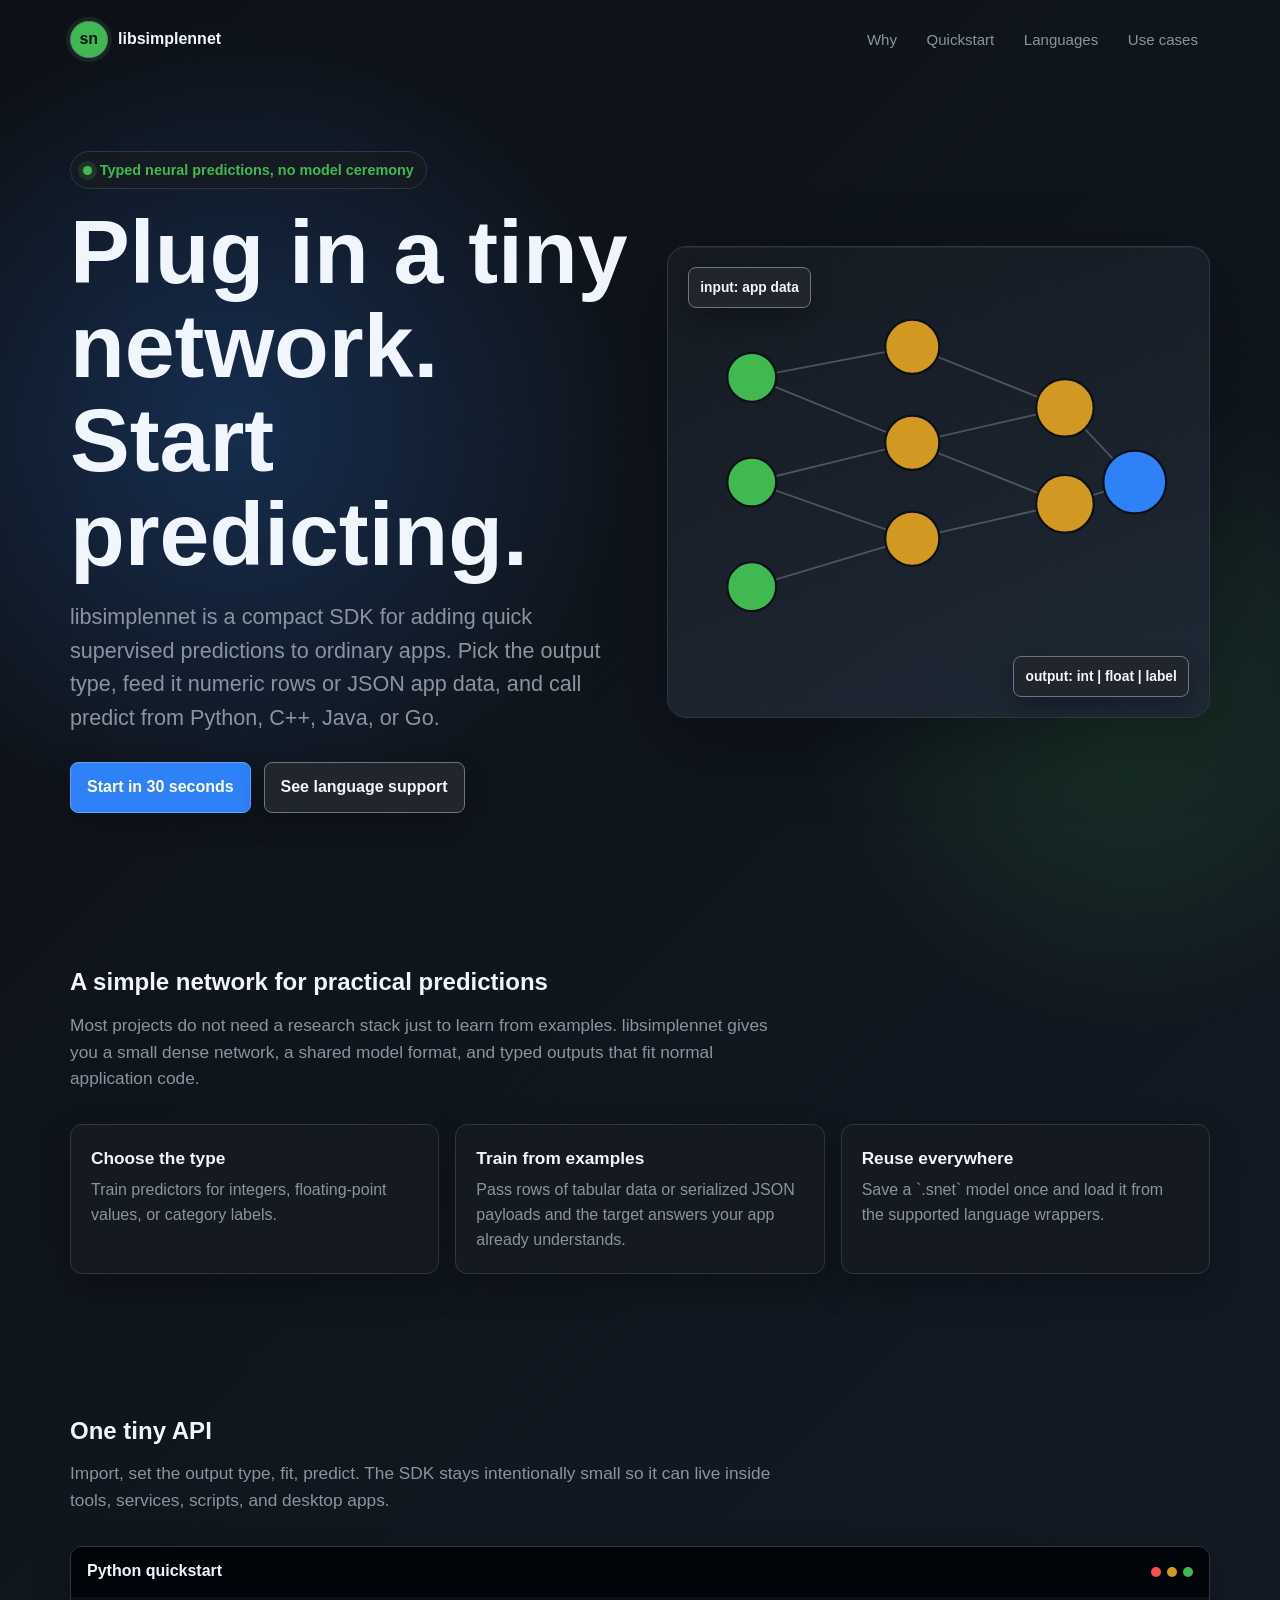
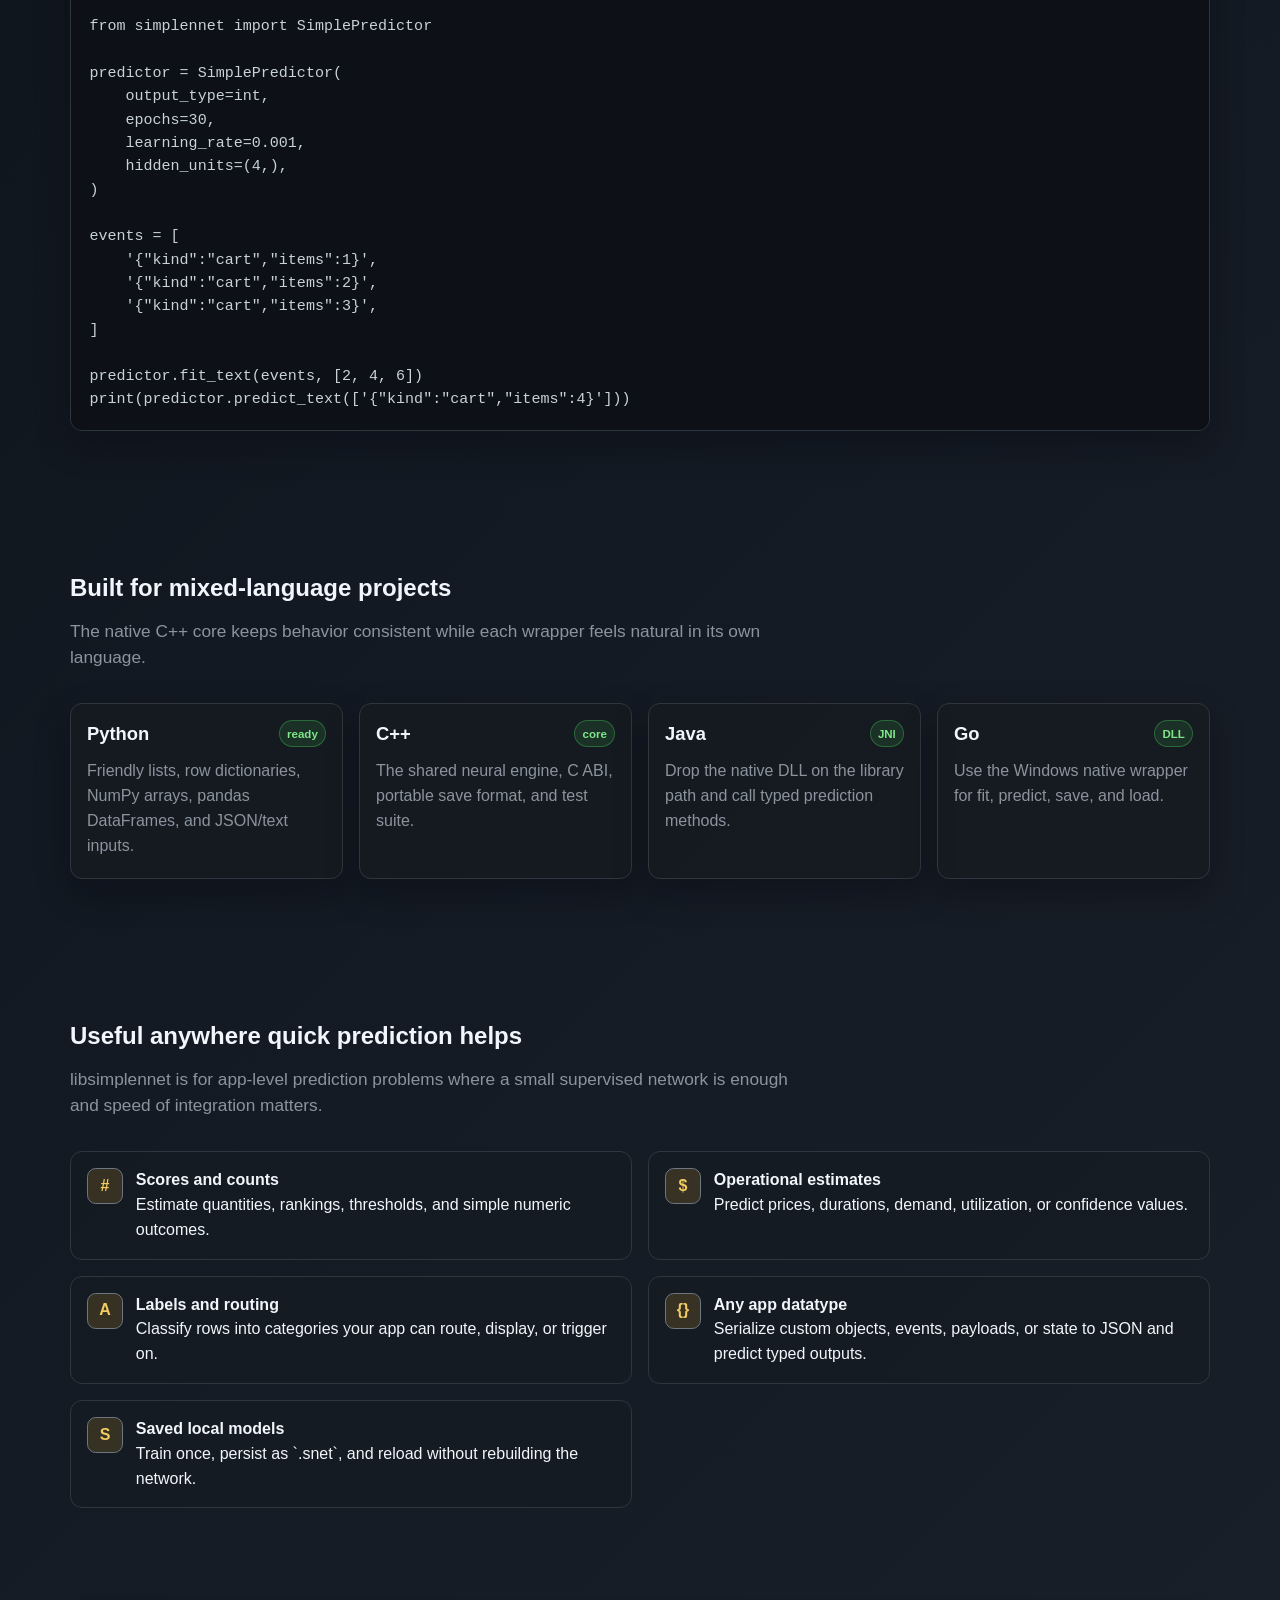
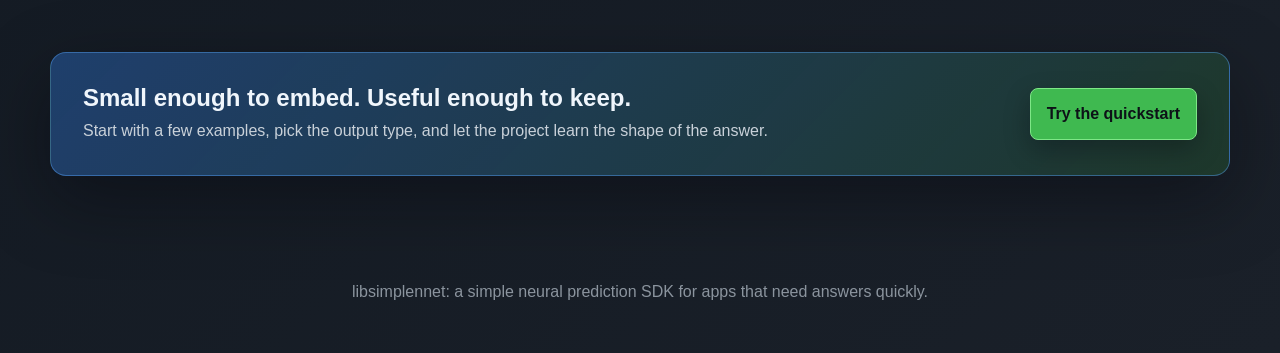
<file: docs/index.html>
<!doctype html>
<html lang="en">
  <head>
    <meta charset="utf-8">
    <meta name="viewport" content="width=device-width, initial-scale=1">
    <title>libsimplennet | quick neural predictions for any project</title>
    <meta
      name="description"
      content="libsimplennet is a small multi-language neural-network SDK for quick predictions in Python, C++, Java, and Go."
    >
    <link rel="stylesheet" href="styles.css">
  </head>
  <body>
    <div class="site-shell">
      <nav class="nav" aria-label="Primary">
        <div class="brand">
          <span class="brand-mark">sn</span>
          <span>libsimplennet</span>
        </div>
        <div class="nav-links">
          <a href="#why">Why</a>
          <a href="#quickstart">Quickstart</a>
          <a href="#languages">Languages</a>
          <a href="#use-cases">Use cases</a>
        </div>
      </nav>

      <main>
        <header class="hero">
          <div>
            <span class="eyebrow"><span class="pulse"></span> Typed neural predictions, no model ceremony</span>
            <h1>Plug in a tiny network. Start predicting.</h1>
            <p class="hero-copy">
              libsimplennet is a compact SDK for adding quick supervised predictions to ordinary apps.
              Pick the output type, feed it numeric rows or JSON app data, and call predict from Python, C++, Java, or Go.
            </p>
            <div class="hero-actions">
              <a class="button primary" href="#quickstart">Start in 30 seconds</a>
              <a class="button" href="#languages">See language support</a>
            </div>
          </div>

          <div class="network-stage" aria-label="Neural network diagram">
            <span class="floating-label one">input: app data</span>
            <span class="floating-label two">output: int | float | label</span>
            <svg viewBox="0 0 620 500" role="img" aria-labelledby="network-title">
              <title id="network-title">A simple neural network connecting input data to typed predictions</title>
              <line class="network-line" x1="96" y1="130" x2="280" y2="95"></line>
              <line class="network-line" x1="96" y1="130" x2="280" y2="205"></line>
              <line class="network-line" x1="96" y1="250" x2="280" y2="205"></line>
              <line class="network-line" x1="96" y1="250" x2="280" y2="315"></line>
              <line class="network-line" x1="96" y1="370" x2="280" y2="315"></line>
              <line class="network-line" x1="280" y1="95" x2="455" y2="165"></line>
              <line class="network-line" x1="280" y1="205" x2="455" y2="165"></line>
              <line class="network-line" x1="280" y1="205" x2="455" y2="275"></line>
              <line class="network-line" x1="280" y1="315" x2="455" y2="275"></line>
              <line class="network-line" x1="455" y1="165" x2="535" y2="250"></line>
              <line class="network-line" x1="455" y1="275" x2="535" y2="250"></line>
              <circle class="node input" cx="96" cy="130" r="28"></circle>
              <circle class="node input" cx="96" cy="250" r="28"></circle>
              <circle class="node input" cx="96" cy="370" r="28"></circle>
              <circle class="node hidden" cx="280" cy="95" r="31"></circle>
              <circle class="node hidden" cx="280" cy="205" r="31"></circle>
              <circle class="node hidden" cx="280" cy="315" r="31"></circle>
              <circle class="node hidden" cx="455" cy="165" r="33"></circle>
              <circle class="node hidden" cx="455" cy="275" r="33"></circle>
              <circle class="node output" cx="535" cy="250" r="36"></circle>
            </svg>
          </div>
        </header>

        <section id="why">
          <div class="section-head">
            <h2>A simple network for practical predictions</h2>
            <p>
              Most projects do not need a research stack just to learn from examples.
              libsimplennet gives you a small dense network, a shared model format, and typed outputs that fit normal application code.
            </p>
          </div>
          <div class="grid three">
            <article class="tile">
              <strong>Choose the type</strong>
              <p>Train predictors for integers, floating-point values, or category labels.</p>
            </article>
            <article class="tile">
              <strong>Train from examples</strong>
              <p>Pass rows of tabular data or serialized JSON payloads and the target answers your app already understands.</p>
            </article>
            <article class="tile">
              <strong>Reuse everywhere</strong>
              <p>Save a `.snet` model once and load it from the supported language wrappers.</p>
            </article>
          </div>
        </section>

        <section id="quickstart">
          <div class="section-head">
            <h2>One tiny API</h2>
            <p>Import, set the output type, fit, predict. The SDK stays intentionally small so it can live inside tools, services, scripts, and desktop apps.</p>
          </div>
          <div class="code-panel">
            <div class="code-bar">
              <span>Python quickstart</span>
              <span class="code-dots" aria-hidden="true"><span></span><span></span><span></span></span>
            </div>
            <pre><code>from simplennet import SimplePredictor

predictor = SimplePredictor(
    output_type=int,
    epochs=30,
    learning_rate=0.001,
    hidden_units=(4,),
)

events = [
    '{"kind":"cart","items":1}',
    '{"kind":"cart","items":2}',
    '{"kind":"cart","items":3}',
]

predictor.fit_text(events, [2, 4, 6])
print(predictor.predict_text(['{"kind":"cart","items":4}']))</code></pre>
          </div>
        </section>

        <section id="languages">
          <div class="section-head">
            <h2>Built for mixed-language projects</h2>
            <p>The native C++ core keeps behavior consistent while each wrapper feels natural in its own language.</p>
          </div>
          <div class="grid four">
            <article class="language-card">
              <h3>Python <span class="tag">ready</span></h3>
              <p>Friendly lists, row dictionaries, NumPy arrays, pandas DataFrames, and JSON/text inputs.</p>
            </article>
            <article class="language-card">
              <h3>C++ <span class="tag">core</span></h3>
              <p>The shared neural engine, C ABI, portable save format, and test suite.</p>
            </article>
            <article class="language-card">
              <h3>Java <span class="tag">JNI</span></h3>
              <p>Drop the native DLL on the library path and call typed prediction methods.</p>
            </article>
            <article class="language-card">
              <h3>Go <span class="tag">DLL</span></h3>
              <p>Use the Windows native wrapper for fit, predict, save, and load.</p>
            </article>
          </div>
        </section>

        <section id="use-cases">
          <div class="section-head">
            <h2>Useful anywhere quick prediction helps</h2>
            <p>libsimplennet is for app-level prediction problems where a small supervised network is enough and speed of integration matters.</p>
          </div>
          <div class="use-cases">
            <div class="use-case"><span class="icon">#</span><div><strong>Scores and counts</strong><br>Estimate quantities, rankings, thresholds, and simple numeric outcomes.</div></div>
            <div class="use-case"><span class="icon">$</span><div><strong>Operational estimates</strong><br>Predict prices, durations, demand, utilization, or confidence values.</div></div>
            <div class="use-case"><span class="icon">A</span><div><strong>Labels and routing</strong><br>Classify rows into categories your app can route, display, or trigger on.</div></div>
            <div class="use-case"><span class="icon">{}</span><div><strong>Any app datatype</strong><br>Serialize custom objects, events, payloads, or state to JSON and predict typed outputs.</div></div>
            <div class="use-case"><span class="icon">S</span><div><strong>Saved local models</strong><br>Train once, persist as `.snet`, and reload without rebuilding the network.</div></div>
          </div>
        </section>

        <section class="cta" aria-label="Call to action">
          <div>
            <h2>Small enough to embed. Useful enough to keep.</h2>
            <p>Start with a few examples, pick the output type, and let the project learn the shape of the answer.</p>
          </div>
          <a class="button" href="#quickstart">Try the quickstart</a>
        </section>
      </main>

      <footer>
        libsimplennet: a simple neural prediction SDK for apps that need answers quickly.
      </footer>
    </div>
  </body>
</html>
</file>
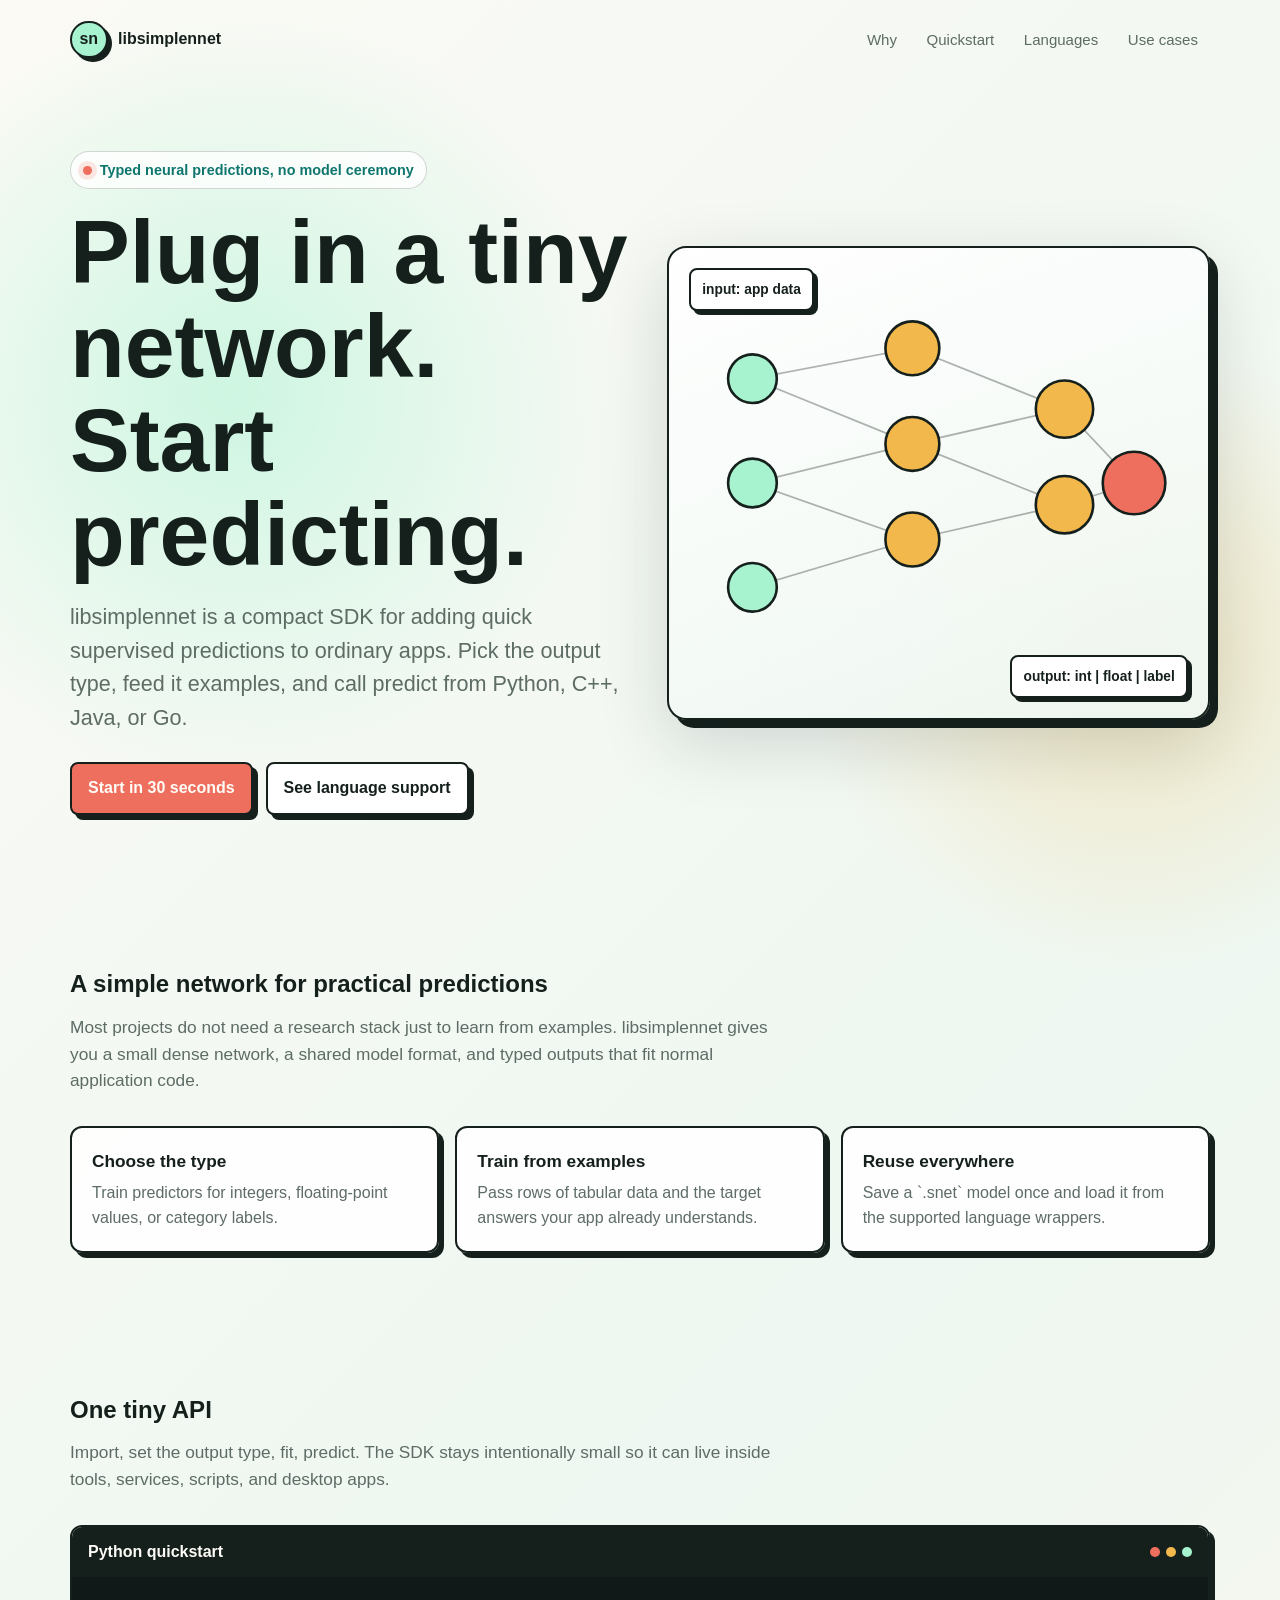
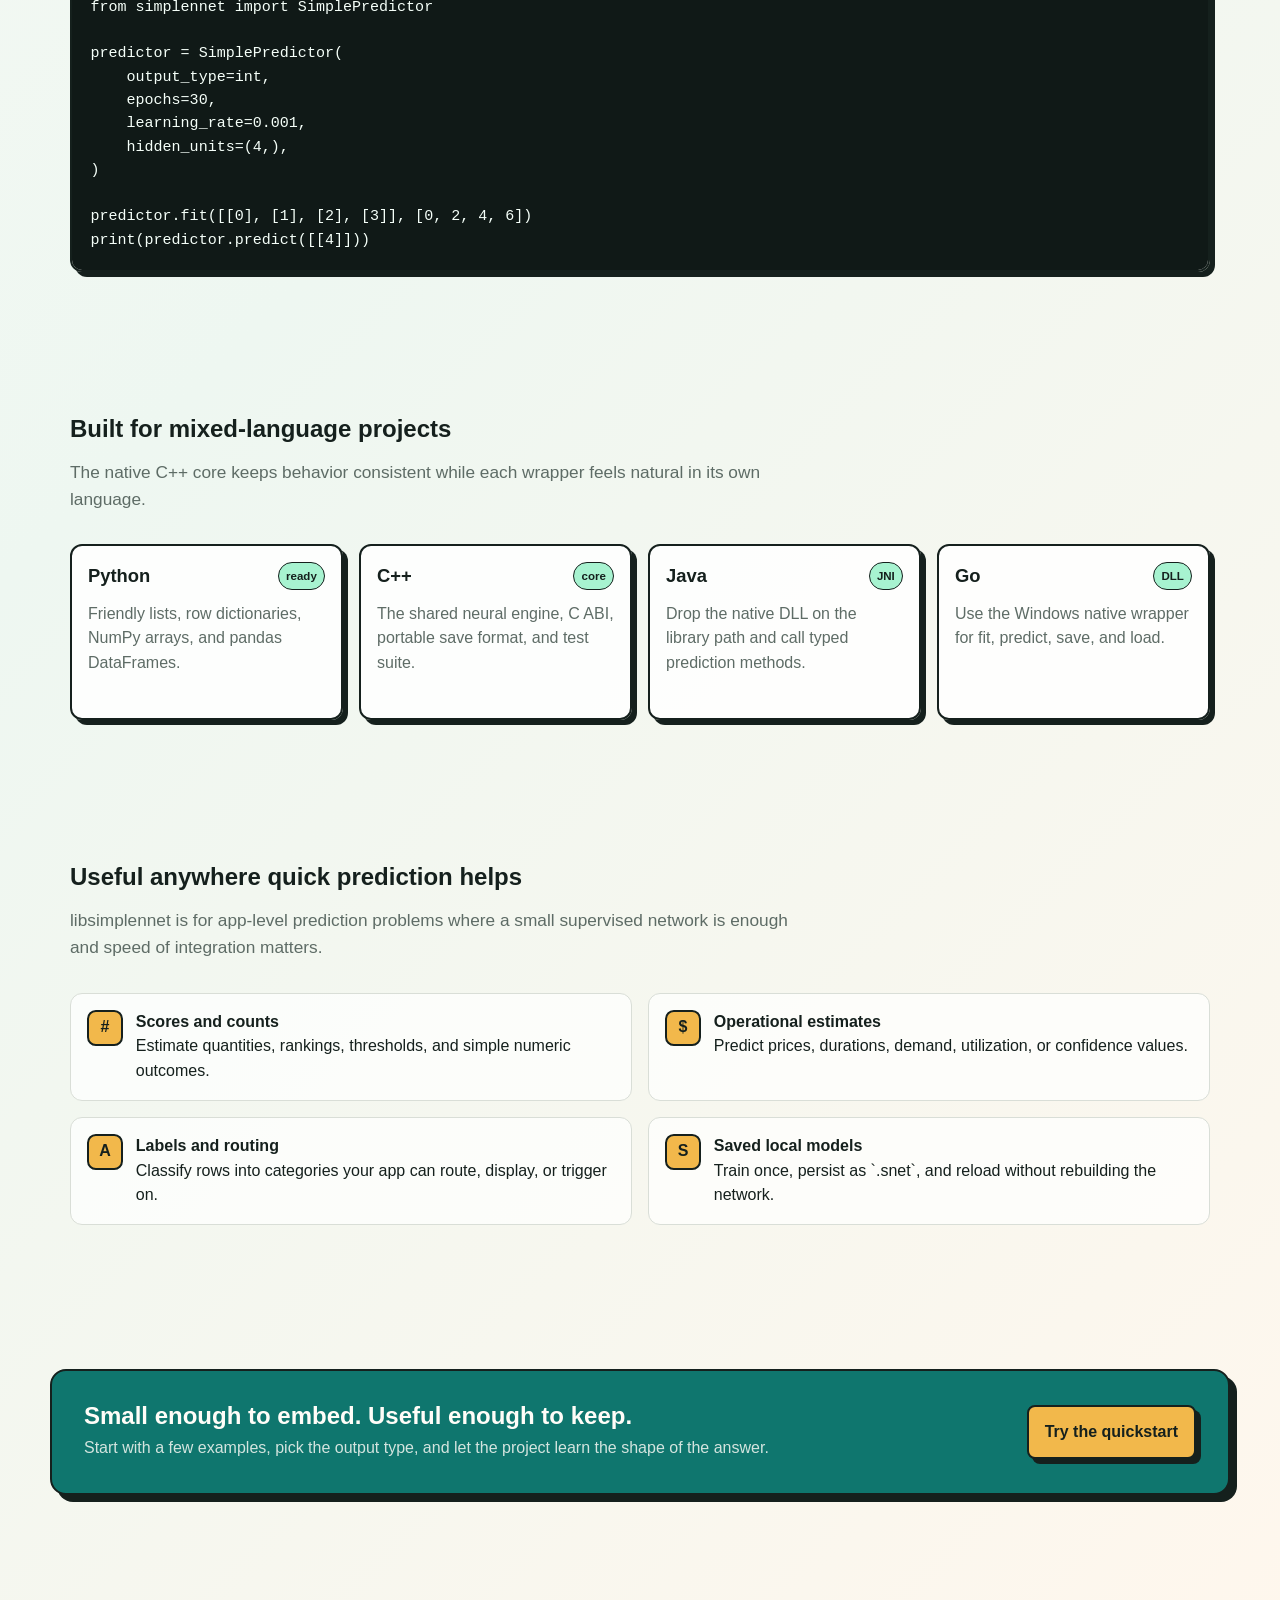
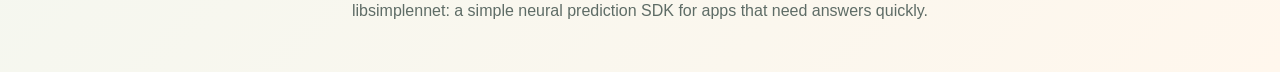
<file: docs/website/index.html>
<!doctype html>
<html lang="en">
  <head>
    <meta charset="utf-8">
    <meta name="viewport" content="width=device-width, initial-scale=1">
    <title>libsimplennet | quick neural predictions for any project</title>
    <meta
      name="description"
      content="libsimplennet is a small multi-language neural-network SDK for quick predictions in Python, C++, Java, and Go."
    >
    <link rel="stylesheet" href="styles.css">
  </head>
  <body>
    <div class="site-shell">
      <nav class="nav" aria-label="Primary">
        <div class="brand">
          <span class="brand-mark">sn</span>
          <span>libsimplennet</span>
        </div>
        <div class="nav-links">
          <a href="#why">Why</a>
          <a href="#quickstart">Quickstart</a>
          <a href="#languages">Languages</a>
          <a href="#use-cases">Use cases</a>
        </div>
      </nav>

      <main>
        <header class="hero">
          <div>
            <span class="eyebrow"><span class="pulse"></span> Typed neural predictions, no model ceremony</span>
            <h1>Plug in a tiny network. Start predicting.</h1>
            <p class="hero-copy">
              libsimplennet is a compact SDK for adding quick supervised predictions to ordinary apps.
              Pick the output type, feed it examples, and call predict from Python, C++, Java, or Go.
            </p>
            <div class="hero-actions">
              <a class="button primary" href="#quickstart">Start in 30 seconds</a>
              <a class="button" href="#languages">See language support</a>
            </div>
          </div>

          <div class="network-stage" aria-label="Neural network diagram">
            <span class="floating-label one">input: app data</span>
            <span class="floating-label two">output: int | float | label</span>
            <svg viewBox="0 0 620 500" role="img" aria-labelledby="network-title">
              <title id="network-title">A simple neural network connecting input data to typed predictions</title>
              <line class="network-line" x1="96" y1="130" x2="280" y2="95"></line>
              <line class="network-line" x1="96" y1="130" x2="280" y2="205"></line>
              <line class="network-line" x1="96" y1="250" x2="280" y2="205"></line>
              <line class="network-line" x1="96" y1="250" x2="280" y2="315"></line>
              <line class="network-line" x1="96" y1="370" x2="280" y2="315"></line>
              <line class="network-line" x1="280" y1="95" x2="455" y2="165"></line>
              <line class="network-line" x1="280" y1="205" x2="455" y2="165"></line>
              <line class="network-line" x1="280" y1="205" x2="455" y2="275"></line>
              <line class="network-line" x1="280" y1="315" x2="455" y2="275"></line>
              <line class="network-line" x1="455" y1="165" x2="535" y2="250"></line>
              <line class="network-line" x1="455" y1="275" x2="535" y2="250"></line>
              <circle class="node input" cx="96" cy="130" r="28"></circle>
              <circle class="node input" cx="96" cy="250" r="28"></circle>
              <circle class="node input" cx="96" cy="370" r="28"></circle>
              <circle class="node hidden" cx="280" cy="95" r="31"></circle>
              <circle class="node hidden" cx="280" cy="205" r="31"></circle>
              <circle class="node hidden" cx="280" cy="315" r="31"></circle>
              <circle class="node hidden" cx="455" cy="165" r="33"></circle>
              <circle class="node hidden" cx="455" cy="275" r="33"></circle>
              <circle class="node output" cx="535" cy="250" r="36"></circle>
            </svg>
          </div>
        </header>

        <section id="why">
          <div class="section-head">
            <h2>A simple network for practical predictions</h2>
            <p>
              Most projects do not need a research stack just to learn from examples.
              libsimplennet gives you a small dense network, a shared model format, and typed outputs that fit normal application code.
            </p>
          </div>
          <div class="grid three">
            <article class="tile">
              <strong>Choose the type</strong>
              <p>Train predictors for integers, floating-point values, or category labels.</p>
            </article>
            <article class="tile">
              <strong>Train from examples</strong>
              <p>Pass rows of tabular data and the target answers your app already understands.</p>
            </article>
            <article class="tile">
              <strong>Reuse everywhere</strong>
              <p>Save a `.snet` model once and load it from the supported language wrappers.</p>
            </article>
          </div>
        </section>

        <section id="quickstart">
          <div class="section-head">
            <h2>One tiny API</h2>
            <p>Import, set the output type, fit, predict. The SDK stays intentionally small so it can live inside tools, services, scripts, and desktop apps.</p>
          </div>
          <div class="code-panel">
            <div class="code-bar">
              <span>Python quickstart</span>
              <span class="code-dots" aria-hidden="true"><span></span><span></span><span></span></span>
            </div>
            <pre><code>from simplennet import SimplePredictor

predictor = SimplePredictor(
    output_type=int,
    epochs=30,
    learning_rate=0.001,
    hidden_units=(4,),
)

predictor.fit([[0], [1], [2], [3]], [0, 2, 4, 6])
print(predictor.predict([[4]]))</code></pre>
          </div>
        </section>

        <section id="languages">
          <div class="section-head">
            <h2>Built for mixed-language projects</h2>
            <p>The native C++ core keeps behavior consistent while each wrapper feels natural in its own language.</p>
          </div>
          <div class="grid four">
            <article class="language-card">
              <h3>Python <span class="tag">ready</span></h3>
              <p>Friendly lists, row dictionaries, NumPy arrays, and pandas DataFrames.</p>
            </article>
            <article class="language-card">
              <h3>C++ <span class="tag">core</span></h3>
              <p>The shared neural engine, C ABI, portable save format, and test suite.</p>
            </article>
            <article class="language-card">
              <h3>Java <span class="tag">JNI</span></h3>
              <p>Drop the native DLL on the library path and call typed prediction methods.</p>
            </article>
            <article class="language-card">
              <h3>Go <span class="tag">DLL</span></h3>
              <p>Use the Windows native wrapper for fit, predict, save, and load.</p>
            </article>
          </div>
        </section>

        <section id="use-cases">
          <div class="section-head">
            <h2>Useful anywhere quick prediction helps</h2>
            <p>libsimplennet is for app-level prediction problems where a small supervised network is enough and speed of integration matters.</p>
          </div>
          <div class="use-cases">
            <div class="use-case"><span class="icon">#</span><div><strong>Scores and counts</strong><br>Estimate quantities, rankings, thresholds, and simple numeric outcomes.</div></div>
            <div class="use-case"><span class="icon">$</span><div><strong>Operational estimates</strong><br>Predict prices, durations, demand, utilization, or confidence values.</div></div>
            <div class="use-case"><span class="icon">A</span><div><strong>Labels and routing</strong><br>Classify rows into categories your app can route, display, or trigger on.</div></div>
            <div class="use-case"><span class="icon">S</span><div><strong>Saved local models</strong><br>Train once, persist as `.snet`, and reload without rebuilding the network.</div></div>
          </div>
        </section>

        <section class="cta" aria-label="Call to action">
          <div>
            <h2>Small enough to embed. Useful enough to keep.</h2>
            <p>Start with a few examples, pick the output type, and let the project learn the shape of the answer.</p>
          </div>
          <a class="button" href="#quickstart">Try the quickstart</a>
        </section>
      </main>

      <footer>
        libsimplennet: a simple neural prediction SDK for apps that need answers quickly.
      </footer>
    </div>
  </body>
</html>
</file>
<file: docs/styles.css>
:root {
  --ink: #f0f6fc;
  --muted: #8b949e;
  --paper: #0d1117;
  --panel: #161b22;
  --panel-soft: #1f2937;
  --line: #30363d;
  --line-strong: #6e7681;
  --accent: #2f81f7;
  --success: #3fb950;
  --attention: #d29922;
  --danger: #f85149;
  --done: #a371f7;
  --shadow: 0 24px 72px rgba(1, 4, 9, 0.36);
}

* {
  box-sizing: border-box;
}

html {
  scroll-behavior: smooth;
}

body {
  margin: 0;
  color: var(--ink);
  background:
    radial-gradient(circle at 18% 12%, rgba(47, 129, 247, 0.24), transparent 25rem),
    radial-gradient(circle at 88% 20%, rgba(63, 185, 80, 0.16), transparent 20rem),
    linear-gradient(135deg, #0d1117 0%, #121922 52%, #1a2029 100%);
  font-family: "Aptos", "Segoe UI", sans-serif;
  line-height: 1.55;
}

a {
  color: inherit;
}

.site-shell {
  min-height: 100vh;
  overflow: hidden;
}

.nav {
  display: flex;
  align-items: center;
  justify-content: space-between;
  gap: 1rem;
  max-width: 1180px;
  margin: 0 auto;
  padding: 1.2rem 1.25rem;
}

.brand {
  display: flex;
  align-items: center;
  gap: 0.65rem;
  font-weight: 800;
  letter-spacing: 0;
}

.brand-mark {
  display: grid;
  place-items: center;
  width: 2.35rem;
  height: 2.35rem;
  border: 1px solid var(--line-strong);
  border-radius: 50%;
  background: var(--success);
  color: #0d1117;
  box-shadow: 0 0 0 4px rgba(63, 185, 80, 0.13);
}

.nav-links {
  display: flex;
  flex-wrap: wrap;
  gap: 0.35rem;
}

.nav-links a {
  padding: 0.55rem 0.75rem;
  text-decoration: none;
  color: var(--muted);
  font-size: 0.94rem;
  border-radius: 999px;
}

.nav-links a:hover {
  color: var(--ink);
  background: rgba(47, 129, 247, 0.14);
}

.hero {
  display: grid;
  grid-template-columns: minmax(0, 1.02fr) minmax(310px, 0.98fr);
  gap: 2rem;
  align-items: center;
  max-width: 1180px;
  margin: 0 auto;
  padding: 4.5rem 1.25rem 5.25rem;
}

.eyebrow {
  display: inline-flex;
  align-items: center;
  gap: 0.5rem;
  padding: 0.42rem 0.75rem;
  border: 1px solid var(--line);
  border-radius: 999px;
  background: rgba(22, 27, 34, 0.82);
  color: var(--success);
  font-size: 0.9rem;
  font-weight: 700;
}

.pulse {
  width: 0.55rem;
  height: 0.55rem;
  border-radius: 50%;
  background: var(--success);
  box-shadow: 0 0 0 5px rgba(63, 185, 80, 0.16);
}

h1,
h2,
h3 {
  margin: 0;
  line-height: 1.05;
  letter-spacing: 0;
}

h1 {
  max-width: 13ch;
  margin-top: 1rem;
  font-size: clamp(3.15rem, 7vw, 6.9rem);
}

.hero-copy {
  max-width: 43rem;
  margin: 1.2rem 0 0;
  color: var(--muted);
  font-size: clamp(1.08rem, 2vw, 1.35rem);
}

.hero-actions {
  display: flex;
  flex-wrap: wrap;
  gap: 0.8rem;
  margin-top: 1.7rem;
}

.button {
  display: inline-flex;
  align-items: center;
  justify-content: center;
  min-height: 3rem;
  padding: 0.78rem 1rem;
  border: 1px solid var(--line-strong);
  border-radius: 0.5rem;
  color: var(--ink);
  background: #21262d;
  text-decoration: none;
  font-weight: 800;
  box-shadow: 0 10px 26px rgba(1, 4, 9, 0.28);
  transition: transform 160ms ease, border-color 160ms ease, background 160ms ease, box-shadow 160ms ease;
}

.button:hover {
  transform: translateY(-1px);
  border-color: var(--accent);
  background: #30363d;
  box-shadow: 0 14px 30px rgba(1, 4, 9, 0.34);
}

.button.primary {
  background: var(--accent);
  border-color: #58a6ff;
  color: #ffffff;
}

.network-stage {
  position: relative;
  min-height: 470px;
  border: 1px solid var(--line);
  border-radius: 1.2rem;
  background:
    linear-gradient(160deg, rgba(22, 27, 34, 0.96), rgba(31, 41, 55, 0.9)),
    repeating-linear-gradient(90deg, rgba(139, 148, 158, 0.08) 0 1px, transparent 1px 48px);
  box-shadow: var(--shadow), inset 0 1px 0 rgba(240, 246, 252, 0.06);
  overflow: hidden;
}

.network-stage svg {
  width: 100%;
  height: 100%;
  min-height: 470px;
  display: block;
}

.network-line {
  stroke: rgba(139, 148, 158, 0.46);
  stroke-width: 2;
}

.node {
  stroke: #0d1117;
  stroke-width: 2.5;
}

.node.input {
  fill: var(--success);
}

.node.hidden {
  fill: var(--attention);
}

.node.output {
  fill: var(--accent);
}

.floating-label {
  position: absolute;
  padding: 0.55rem 0.7rem;
  border: 1px solid var(--line-strong);
  border-radius: 0.5rem;
  background: #21262d;
  color: var(--ink);
  font-size: 0.86rem;
  font-weight: 800;
  box-shadow: 0 10px 24px rgba(1, 4, 9, 0.3);
}

.floating-label.one {
  top: 1.25rem;
  left: 1.25rem;
}

.floating-label.two {
  right: 1.25rem;
  bottom: 1.25rem;
}

section {
  max-width: 1180px;
  margin: 0 auto;
  padding: 4.5rem 1.25rem;
}

.section-head {
  max-width: 720px;
  margin-bottom: 2rem;
}

.section-head p {
  color: var(--muted);
  font-size: 1.08rem;
}

.grid {
  display: grid;
  gap: 1rem;
}

.grid.three {
  grid-template-columns: repeat(3, minmax(0, 1fr));
}

.grid.four {
  grid-template-columns: repeat(4, minmax(0, 1fr));
}

.tile,
.code-panel,
.language-card {
  border: 1px solid var(--line);
  border-radius: 0.75rem;
  background: rgba(22, 27, 34, 0.88);
  box-shadow: 0 14px 34px rgba(1, 4, 9, 0.28);
}

.tile {
  padding: 1.25rem;
}

.tile strong {
  display: block;
  margin-bottom: 0.4rem;
  font-size: 1.08rem;
}

.tile p,
.language-card p {
  margin: 0;
  color: var(--muted);
}

.code-panel {
  overflow: hidden;
}

.code-bar {
  display: flex;
  align-items: center;
  justify-content: space-between;
  gap: 1rem;
  padding: 0.8rem 1rem;
  background: #010409;
  color: var(--ink);
  font-weight: 800;
}

.code-dots {
  display: flex;
  gap: 0.35rem;
}

.code-dots span {
  width: 0.65rem;
  height: 0.65rem;
  border-radius: 50%;
  background: var(--danger);
}

.code-dots span:nth-child(2) {
  background: var(--attention);
}

.code-dots span:nth-child(3) {
  background: var(--success);
}

pre {
  margin: 0;
  padding: 1.15rem;
  overflow-x: auto;
  background: #0d1117;
  color: #c9d1d9;
  font-size: 0.94rem;
  line-height: 1.55;
}

.language-card {
  padding: 1rem;
  min-height: 11rem;
}

.language-card h3 {
  display: flex;
  align-items: center;
  justify-content: space-between;
  gap: 0.65rem;
  margin-bottom: 0.75rem;
  font-size: 1.15rem;
}

.tag {
  display: inline-flex;
  align-items: center;
  min-height: 1.7rem;
  padding: 0.2rem 0.45rem;
  border: 1px solid rgba(63, 185, 80, 0.42);
  border-radius: 999px;
  background: rgba(63, 185, 80, 0.14);
  color: #7ee787;
  font-size: 0.72rem;
  font-weight: 800;
}

.use-cases {
  display: grid;
  grid-template-columns: 1fr 1fr;
  gap: 1rem;
}

.use-case {
  display: flex;
  gap: 0.8rem;
  align-items: flex-start;
  padding: 1rem;
  border: 1px solid var(--line);
  border-radius: 0.75rem;
  background: rgba(22, 27, 34, 0.68);
}

.icon {
  display: grid;
  flex: 0 0 auto;
  place-items: center;
  width: 2.25rem;
  height: 2.25rem;
  border: 1px solid var(--line-strong);
  border-radius: 0.55rem;
  background: rgba(210, 153, 34, 0.18);
  color: #f2cc60;
  font-weight: 900;
}

.cta {
  display: grid;
  grid-template-columns: 1fr auto;
  gap: 1rem;
  align-items: center;
  margin: 4.5rem auto;
  padding: 2rem;
  border: 1px solid rgba(88, 166, 255, 0.42);
  border-radius: 1rem;
  background:
    linear-gradient(135deg, rgba(47, 129, 247, 0.35), rgba(63, 185, 80, 0.18)),
    #161b22;
  color: var(--ink);
  box-shadow: var(--shadow);
}

.cta p {
  margin: 0.5rem 0 0;
  color: #c9d1d9;
}

.cta .button {
  background: var(--success);
  border-color: #7ee787;
  color: #0d1117;
}

footer {
  padding: 2rem 1.25rem 3rem;
  color: var(--muted);
  text-align: center;
}

@media (max-width: 880px) {
  .nav {
    align-items: flex-start;
    flex-direction: column;
  }

  .hero,
  .cta,
  .use-cases {
    grid-template-columns: 1fr;
  }

  .grid.three,
  .grid.four {
    grid-template-columns: 1fr 1fr;
  }

  h1 {
    font-size: clamp(3rem, 16vw, 5.2rem);
  }
}

@media (max-width: 560px) {
  .grid.three,
  .grid.four {
    grid-template-columns: 1fr;
  }

  .hero {
    padding-top: 2.5rem;
  }

  .network-stage {
    min-height: 360px;
  }

  .network-stage svg {
    min-height: 360px;
  }

  .floating-label {
    font-size: 0.76rem;
  }
}
</file>
<file: docs/website/styles.css>
:root {
  --ink: #15201d;
  --muted: #5e6c66;
  --paper: #fbfaf5;
  --panel: #ffffff;
  --line: #d9ded7;
  --teal: #0f766e;
  --mint: #a7f3d0;
  --coral: #ef6f5e;
  --gold: #f2b84b;
  --blue: #2d6cdf;
  --shadow: 0 22px 70px rgba(21, 32, 29, 0.16);
}

* {
  box-sizing: border-box;
}

html {
  scroll-behavior: smooth;
}

body {
  margin: 0;
  color: var(--ink);
  background:
    radial-gradient(circle at 18% 12%, rgba(167, 243, 208, 0.52), transparent 24rem),
    radial-gradient(circle at 88% 20%, rgba(242, 184, 75, 0.28), transparent 20rem),
    linear-gradient(135deg, #fbfaf5 0%, #eef7f1 48%, #fff7ed 100%);
  font-family: "Aptos", "Segoe UI", sans-serif;
  line-height: 1.55;
}

a {
  color: inherit;
}

.site-shell {
  min-height: 100vh;
  overflow: hidden;
}

.nav {
  display: flex;
  align-items: center;
  justify-content: space-between;
  gap: 1rem;
  max-width: 1180px;
  margin: 0 auto;
  padding: 1.2rem 1.25rem;
}

.brand {
  display: flex;
  align-items: center;
  gap: 0.65rem;
  font-weight: 800;
  letter-spacing: 0;
}

.brand-mark {
  display: grid;
  place-items: center;
  width: 2.35rem;
  height: 2.35rem;
  border: 2px solid var(--ink);
  border-radius: 50%;
  background: var(--mint);
  box-shadow: 4px 4px 0 var(--ink);
}

.nav-links {
  display: flex;
  flex-wrap: wrap;
  gap: 0.35rem;
}

.nav-links a {
  padding: 0.55rem 0.75rem;
  text-decoration: none;
  color: var(--muted);
  font-size: 0.94rem;
  border-radius: 999px;
}

.nav-links a:hover {
  color: var(--ink);
  background: rgba(255, 255, 255, 0.72);
}

.hero {
  display: grid;
  grid-template-columns: minmax(0, 1.02fr) minmax(310px, 0.98fr);
  gap: 2rem;
  align-items: center;
  max-width: 1180px;
  margin: 0 auto;
  padding: 4.5rem 1.25rem 5.25rem;
}

.eyebrow {
  display: inline-flex;
  align-items: center;
  gap: 0.5rem;
  padding: 0.42rem 0.75rem;
  border: 1px solid rgba(21, 32, 29, 0.18);
  border-radius: 999px;
  background: rgba(255, 255, 255, 0.78);
  color: var(--teal);
  font-size: 0.9rem;
  font-weight: 700;
}

.pulse {
  width: 0.55rem;
  height: 0.55rem;
  border-radius: 50%;
  background: var(--coral);
  box-shadow: 0 0 0 5px rgba(239, 111, 94, 0.16);
}

h1,
h2,
h3 {
  margin: 0;
  line-height: 1.05;
  letter-spacing: 0;
}

h1 {
  max-width: 13ch;
  margin-top: 1rem;
  font-size: clamp(3.15rem, 7vw, 6.9rem);
}

.hero-copy {
  max-width: 43rem;
  margin: 1.2rem 0 0;
  color: var(--muted);
  font-size: clamp(1.08rem, 2vw, 1.35rem);
}

.hero-actions {
  display: flex;
  flex-wrap: wrap;
  gap: 0.8rem;
  margin-top: 1.7rem;
}

.button {
  display: inline-flex;
  align-items: center;
  justify-content: center;
  min-height: 3rem;
  padding: 0.78rem 1rem;
  border: 2px solid var(--ink);
  border-radius: 0.5rem;
  color: var(--ink);
  background: var(--panel);
  text-decoration: none;
  font-weight: 800;
  box-shadow: 5px 5px 0 var(--ink);
  transition: transform 160ms ease, box-shadow 160ms ease;
}

.button:hover {
  transform: translate(2px, 2px);
  box-shadow: 3px 3px 0 var(--ink);
}

.button.primary {
  background: var(--coral);
  color: #fffdf8;
}

.network-stage {
  position: relative;
  min-height: 470px;
  border: 2px solid var(--ink);
  border-radius: 1.2rem;
  background:
    linear-gradient(160deg, rgba(255, 255, 255, 0.94), rgba(238, 247, 241, 0.92)),
    repeating-linear-gradient(90deg, rgba(21, 32, 29, 0.05) 0 1px, transparent 1px 48px);
  box-shadow: var(--shadow), 8px 8px 0 var(--ink);
  overflow: hidden;
}

.network-stage svg {
  width: 100%;
  height: 100%;
  min-height: 470px;
  display: block;
}

.network-line {
  stroke: rgba(21, 32, 29, 0.34);
  stroke-width: 2;
}

.node {
  stroke: var(--ink);
  stroke-width: 3;
}

.node.input {
  fill: var(--mint);
}

.node.hidden {
  fill: var(--gold);
}

.node.output {
  fill: var(--coral);
}

.floating-label {
  position: absolute;
  padding: 0.55rem 0.7rem;
  border: 2px solid var(--ink);
  border-radius: 0.5rem;
  background: #fff;
  font-size: 0.86rem;
  font-weight: 800;
  box-shadow: 4px 4px 0 var(--ink);
}

.floating-label.one {
  top: 1.25rem;
  left: 1.25rem;
}

.floating-label.two {
  right: 1.25rem;
  bottom: 1.25rem;
}

section {
  max-width: 1180px;
  margin: 0 auto;
  padding: 4.5rem 1.25rem;
}

.section-head {
  max-width: 720px;
  margin-bottom: 2rem;
}

.section-head p {
  color: var(--muted);
  font-size: 1.08rem;
}

.grid {
  display: grid;
  gap: 1rem;
}

.grid.three {
  grid-template-columns: repeat(3, minmax(0, 1fr));
}

.grid.four {
  grid-template-columns: repeat(4, minmax(0, 1fr));
}

.tile,
.code-panel,
.language-card {
  border: 2px solid var(--ink);
  border-radius: 0.75rem;
  background: rgba(255, 255, 255, 0.88);
  box-shadow: 5px 5px 0 var(--ink);
}

.tile {
  padding: 1.25rem;
}

.tile strong {
  display: block;
  margin-bottom: 0.4rem;
  font-size: 1.08rem;
}

.tile p,
.language-card p {
  margin: 0;
  color: var(--muted);
}

.code-panel {
  overflow: hidden;
}

.code-bar {
  display: flex;
  align-items: center;
  justify-content: space-between;
  gap: 1rem;
  padding: 0.8rem 1rem;
  background: var(--ink);
  color: #fffdf8;
  font-weight: 800;
}

.code-dots {
  display: flex;
  gap: 0.35rem;
}

.code-dots span {
  width: 0.65rem;
  height: 0.65rem;
  border-radius: 50%;
  background: var(--coral);
}

.code-dots span:nth-child(2) {
  background: var(--gold);
}

.code-dots span:nth-child(3) {
  background: var(--mint);
}

pre {
  margin: 0;
  padding: 1.15rem;
  overflow-x: auto;
  background: #101917;
  color: #f5fff9;
  font-size: 0.94rem;
  line-height: 1.55;
}

.language-card {
  padding: 1rem;
  min-height: 11rem;
}

.language-card h3 {
  display: flex;
  align-items: center;
  justify-content: space-between;
  gap: 0.65rem;
  margin-bottom: 0.75rem;
  font-size: 1.15rem;
}

.tag {
  display: inline-flex;
  align-items: center;
  min-height: 1.7rem;
  padding: 0.2rem 0.45rem;
  border: 1px solid var(--ink);
  border-radius: 999px;
  background: var(--mint);
  font-size: 0.72rem;
  font-weight: 800;
}

.use-cases {
  display: grid;
  grid-template-columns: 1fr 1fr;
  gap: 1rem;
}

.use-case {
  display: flex;
  gap: 0.8rem;
  align-items: flex-start;
  padding: 1rem;
  border: 1px solid var(--line);
  border-radius: 0.75rem;
  background: rgba(255, 255, 255, 0.72);
}

.icon {
  display: grid;
  flex: 0 0 auto;
  place-items: center;
  width: 2.25rem;
  height: 2.25rem;
  border: 2px solid var(--ink);
  border-radius: 0.55rem;
  background: var(--gold);
  font-weight: 900;
}

.cta {
  display: grid;
  grid-template-columns: 1fr auto;
  gap: 1rem;
  align-items: center;
  margin: 4.5rem auto;
  padding: 2rem;
  border: 2px solid var(--ink);
  border-radius: 1rem;
  background: var(--teal);
  color: #fffdf8;
  box-shadow: 7px 7px 0 var(--ink);
}

.cta p {
  margin: 0.5rem 0 0;
  color: rgba(255, 253, 248, 0.82);
}

.cta .button {
  background: var(--gold);
  color: var(--ink);
}

footer {
  padding: 2rem 1.25rem 3rem;
  color: var(--muted);
  text-align: center;
}

@media (max-width: 880px) {
  .nav {
    align-items: flex-start;
    flex-direction: column;
  }

  .hero,
  .cta,
  .use-cases {
    grid-template-columns: 1fr;
  }

  .grid.three,
  .grid.four {
    grid-template-columns: 1fr 1fr;
  }

  h1 {
    font-size: clamp(3rem, 16vw, 5.2rem);
  }
}

@media (max-width: 560px) {
  .grid.three,
  .grid.four {
    grid-template-columns: 1fr;
  }

  .hero {
    padding-top: 2.5rem;
  }

  .network-stage {
    min-height: 360px;
  }

  .network-stage svg {
    min-height: 360px;
  }

  .floating-label {
    font-size: 0.76rem;
  }
}
</file>
